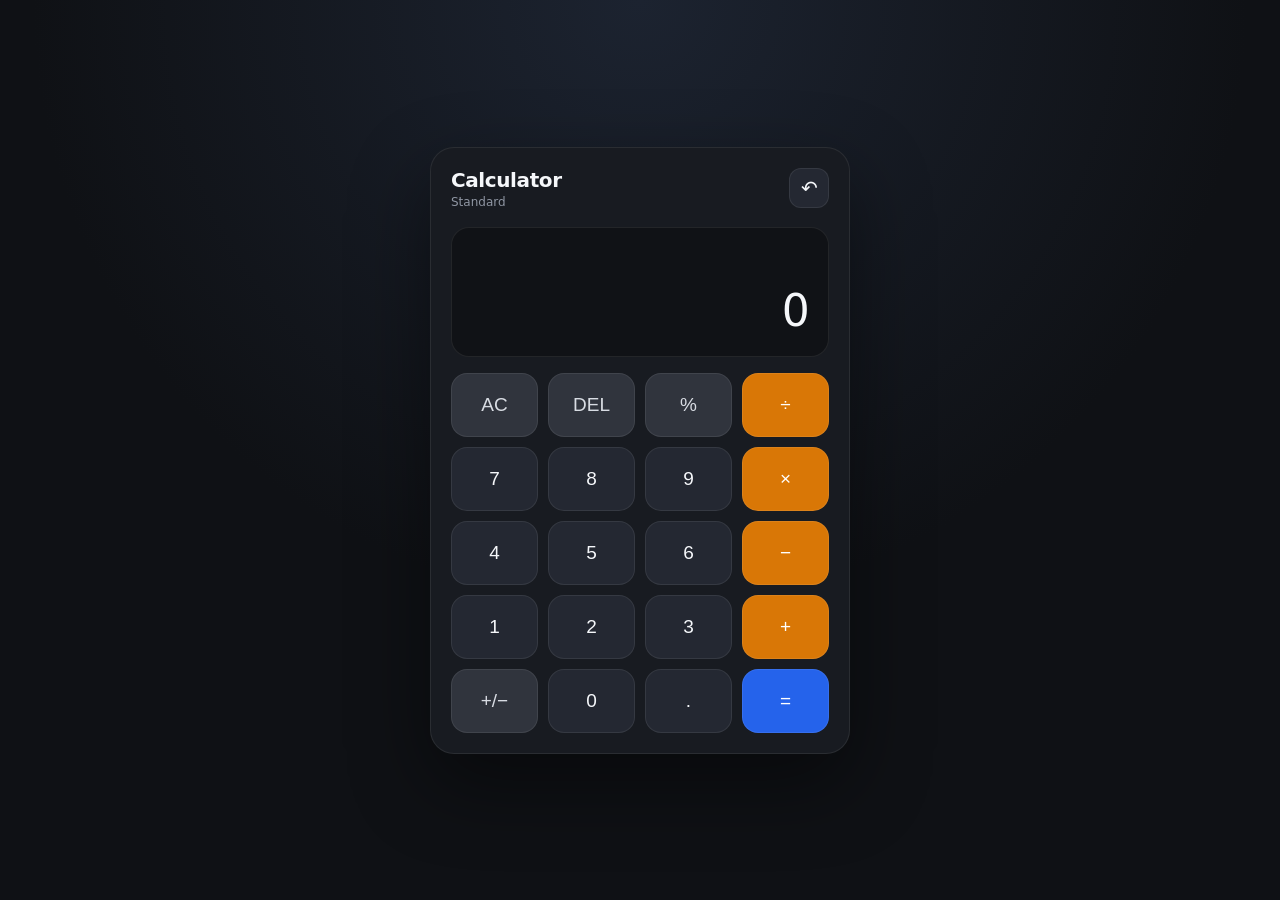
<file: index.html>
<!DOCTYPE html>
<html lang="en">
<head>
  <meta charset="UTF-8">
  <meta name="viewport" content="width=device-width, initial-scale=1.0">

  <title>Professional Calculator</title>

  <link rel="stylesheet" href="style.css">
</head>

<body>

  <main class="calculator">

    <section class="calculator-card">

      <header class="calculator-header">
        <div>
          <h1>Calculator</h1>
          <p>Standard</p>
        </div>

        <button
          id="historyToggle"
          class="icon-button"
          type="button"
          aria-label="Show calculation history"
          title="History"
        >
          ↶
        </button>
      </header>


      <section class="display" aria-label="Calculator display">

        <div
          id="expression"
          class="expression"
          aria-live="polite"
        ></div>

        <div
          id="result"
          class="result"
          aria-live="polite"
        >
          0
        </div>

      </section>


      <section class="keypad">

        <button
          class="key function"
          data-action="clear"
          type="button"
        >
          AC
        </button>

        <button
          class="key function"
          data-action="delete"
          type="button"
        >
          DEL
        </button>

        <button
          class="key function"
          data-action="percent"
          type="button"
        >
          %
        </button>

        <button
          class="key operator"
          data-value="/"
          type="button"
        >
          ÷
        </button>


        <button
          class="key number"
          data-value="7"
          type="button"
        >
          7
        </button>

        <button
          class="key number"
          data-value="8"
          type="button"
        >
          8
        </button>

        <button
          class="key number"
          data-value="9"
          type="button"
        >
          9
        </button>

        <button
          class="key operator"
          data-value="*"
          type="button"
        >
          ×
        </button>


        <button
          class="key number"
          data-value="4"
          type="button"
        >
          4
        </button>

        <button
          class="key number"
          data-value="5"
          type="button"
        >
          5
        </button>

        <button
          class="key number"
          data-value="6"
          type="button"
        >
          6
        </button>

        <button
          class="key operator"
          data-value="-"
          type="button"
        >
          −
        </button>


        <button
          class="key number"
          data-value="1"
          type="button"
        >
          1
        </button>

        <button
          class="key number"
          data-value="2"
          type="button"
        >
          2
        </button>

        <button
          class="key number"
          data-value="3"
          type="button"
        >
          3
        </button>

        <button
          class="key operator"
          data-value="+"
          type="button"
        >
          +
        </button>


        <button
          class="key function"
          data-action="sign"
          type="button"
        >
          +/−
        </button>

        <button
          class="key number"
          data-value="0"
          type="button"
        >
          0
        </button>

        <button
          class="key number"
          data-action="decimal"
          type="button"
        >
          .
        </button>

        <button
          class="key equals"
          data-action="calculate"
          type="button"
        >
          =
        </button>

      </section>


      <aside
        id="historyPanel"
        class="history-panel"
        aria-hidden="true"
      >

<div class="history-header">

  <div class="history-title">
    <button
      id="closeHistory"
      class="back-button"
      type="button"
      aria-label="Back to calculator"
      title="Back to calculator"
    >
      ←
    </button>

    <h2>History</h2>
  </div>

  <button
    id="clearHistory"
    class="clear-history"
    type="button"
  >
    Clear
  </button>

</div>

        <div id="historyList" class="history-list">
          <p class="empty-history">
            No calculations yet.
          </p>
        </div>

      </aside>

    </section>

  </main>


  <script src="script.js"></script>

</body>
</html>
</file>
<file: style.css>
:root {
  --background: #0f1115;
  --calculator: #181b21;
  --display: #101216;

  --key: #242832;
  --key-hover: #303540;

  --function: #30343d;
  --function-hover: #3b404b;

  --operator: #d97706;
  --operator-hover: #ed8a0a;

  --equals: #2563eb;
  --equals-hover: #3575f0;

  --text: #f5f7fa;
  --muted: #8f96a3;

  --border: rgba(255, 255, 255, 0.08);

  --shadow:
    0 30px 80px rgba(0, 0, 0, 0.45);
}


* {
  box-sizing: border-box;
}


html {
  font-size: 16px;
}


body {
  margin: 0;

  min-height: 100vh;

  background:
    radial-gradient(
      circle at top,
      #1c2330,
      var(--background) 55%
    );

  color: var(--text);

  font-family:
    Inter,
    system-ui,
    -apple-system,
    BlinkMacSystemFont,
    "Segoe UI",
    sans-serif;

  display: flex;

  align-items: center;
  justify-content: center;

  padding: 24px;
}


/* CALCULATOR */

.calculator {
  width: 100%;

  max-width: 420px;
}


.calculator-card {
  position: relative;

  background: var(--calculator);

  border: 1px solid var(--border);

  border-radius: 24px;

  padding: 20px;

  box-shadow: var(--shadow);

  overflow: hidden;
}


/* HEADER */

.calculator-header {
  display: flex;

  align-items: center;
  justify-content: space-between;

  margin-bottom: 18px;
}


.calculator-header h1 {
  margin: 0;

  font-size: 20px;

  font-weight: 600;

  letter-spacing: -0.02em;
}


.calculator-header p {
  margin: 3px 0 0;

  color: var(--muted);

  font-size: 12px;
}


.icon-button {
  width: 40px;
  height: 40px;

  border: 1px solid var(--border);

  border-radius: 12px;

  background: var(--key);

  color: var(--text);

  cursor: pointer;

  font-size: 20px;

  transition:
    background 0.15s,
    transform 0.1s;
}


.icon-button:hover {
  background: var(--key-hover);
}


.icon-button:active {
  transform: scale(0.94);
}


/* DISPLAY */

.display {
  min-height: 130px;

  background: var(--display);

  border: 1px solid var(--border);

  border-radius: 18px;

  padding: 20px;

  margin-bottom: 16px;

  display: flex;

  flex-direction: column;

  justify-content: flex-end;

  overflow: hidden;
}


.expression {
  min-height: 24px;

  color: var(--muted);

  font-size: 15px;

  text-align: right;

  white-space: nowrap;

  overflow: hidden;

  text-overflow: ellipsis;

  margin-bottom: 8px;
}


.result {
  font-size: clamp(32px, 8vw, 44px);

  font-weight: 500;

  text-align: right;

  letter-spacing: -0.04em;

  white-space: nowrap;

  overflow: hidden;

  text-overflow: ellipsis;
}


/* KEYPAD */

.keypad {
  display: grid;

  grid-template-columns:
    repeat(4, 1fr);

  gap: 10px;
}


.key {
  min-height: 64px;

  border: 1px solid var(--border);

  border-radius: 16px;

  background: var(--key);

  color: var(--text);

  font-size: 19px;

  font-weight: 500;

  cursor: pointer;

  transition:
    background 0.12s,
    transform 0.08s,
    box-shadow 0.12s;
}


.key:hover {
  background: var(--key-hover);
}


.key:active {
  transform: scale(0.96);
}


.key:focus-visible,
.icon-button:focus-visible,
.clear-history:focus-visible {
  outline: 2px solid #60a5fa;

  outline-offset: 2px;
}


/* FUNCTIONS */

.key.function {
  background: var(--function);

  color: #d8dce3;
}


.key.function:hover {
  background: var(--function-hover);
}


/* OPERATORS */

.key.operator {
  background: var(--operator);

  color: white;
}


.key.operator:hover {
  background: var(--operator-hover);
}


/* EQUALS */

.key.equals {
  background: var(--equals);

  color: white;
}


.key.equals:hover {
  background: var(--equals-hover);
}


/* HISTORY */

.history-panel {
  position: absolute;

  inset: 0;

  z-index: 10;

  background: var(--calculator);

  padding: 20px;

  transform: translateX(100%);

  transition: transform 0.25s ease;

  display: flex;

  flex-direction: column;
}


.history-panel.open {
  transform: translateX(0);
}


.history-header {
  display: flex;

  align-items: center;
  justify-content: space-between;

  margin-bottom: 18px;
}


.history-header h2 {
  margin: 0;

  font-size: 18px;
}


.clear-history {
  border: none;

  background: transparent;

  color: #60a5fa;

  cursor: pointer;

  font-size: 13px;
}


.history-list {
  display: flex;

  flex-direction: column;

  gap: 8px;

  overflow-y: auto;
}


.history-item {
  padding: 12px;

  border: 1px solid var(--border);

  border-radius: 12px;

  background: var(--display);

  cursor: pointer;
}


.history-expression {
  color: var(--muted);

  font-size: 12px;

  margin-bottom: 4px;
}


.history-result {
  font-size: 17px;

  font-weight: 500;
}


.empty-history {
  color: var(--muted);

  text-align: center;

  font-size: 14px;

  margin-top: 40px;
}
.history-title {
  display: flex;
  align-items: center;
  gap: 10px;
}


.back-button {
  width: 36px;
  height: 36px;

  border: 1px solid var(--border);
  border-radius: 10px;

  background: var(--key);
  color: var(--text);

  cursor: pointer;

  font-size: 20px;

  display: flex;
  align-items: center;
  justify-content: center;

  transition:
    background 0.15s,
    transform 0.1s;
}


.back-button:hover {
  background: var(--key-hover);
}


.back-button:active {
  transform: scale(0.94);
}


.back-button:focus-visible {
  outline: 2px solid #60a5fa;
  outline-offset: 2px;
}

/* RESPONSIVE */

@media (max-width: 480px) {

  body {
    padding: 12px;
  }


  .calculator-card {
    padding: 14px;

    border-radius: 20px;
  }


  .keypad {
    gap: 8px;
  }


  .key {
    min-height: 58px;

    border-radius: 14px;
  }


  .display {
    min-height: 120px;

    padding: 16px;
  }

}
</file>
